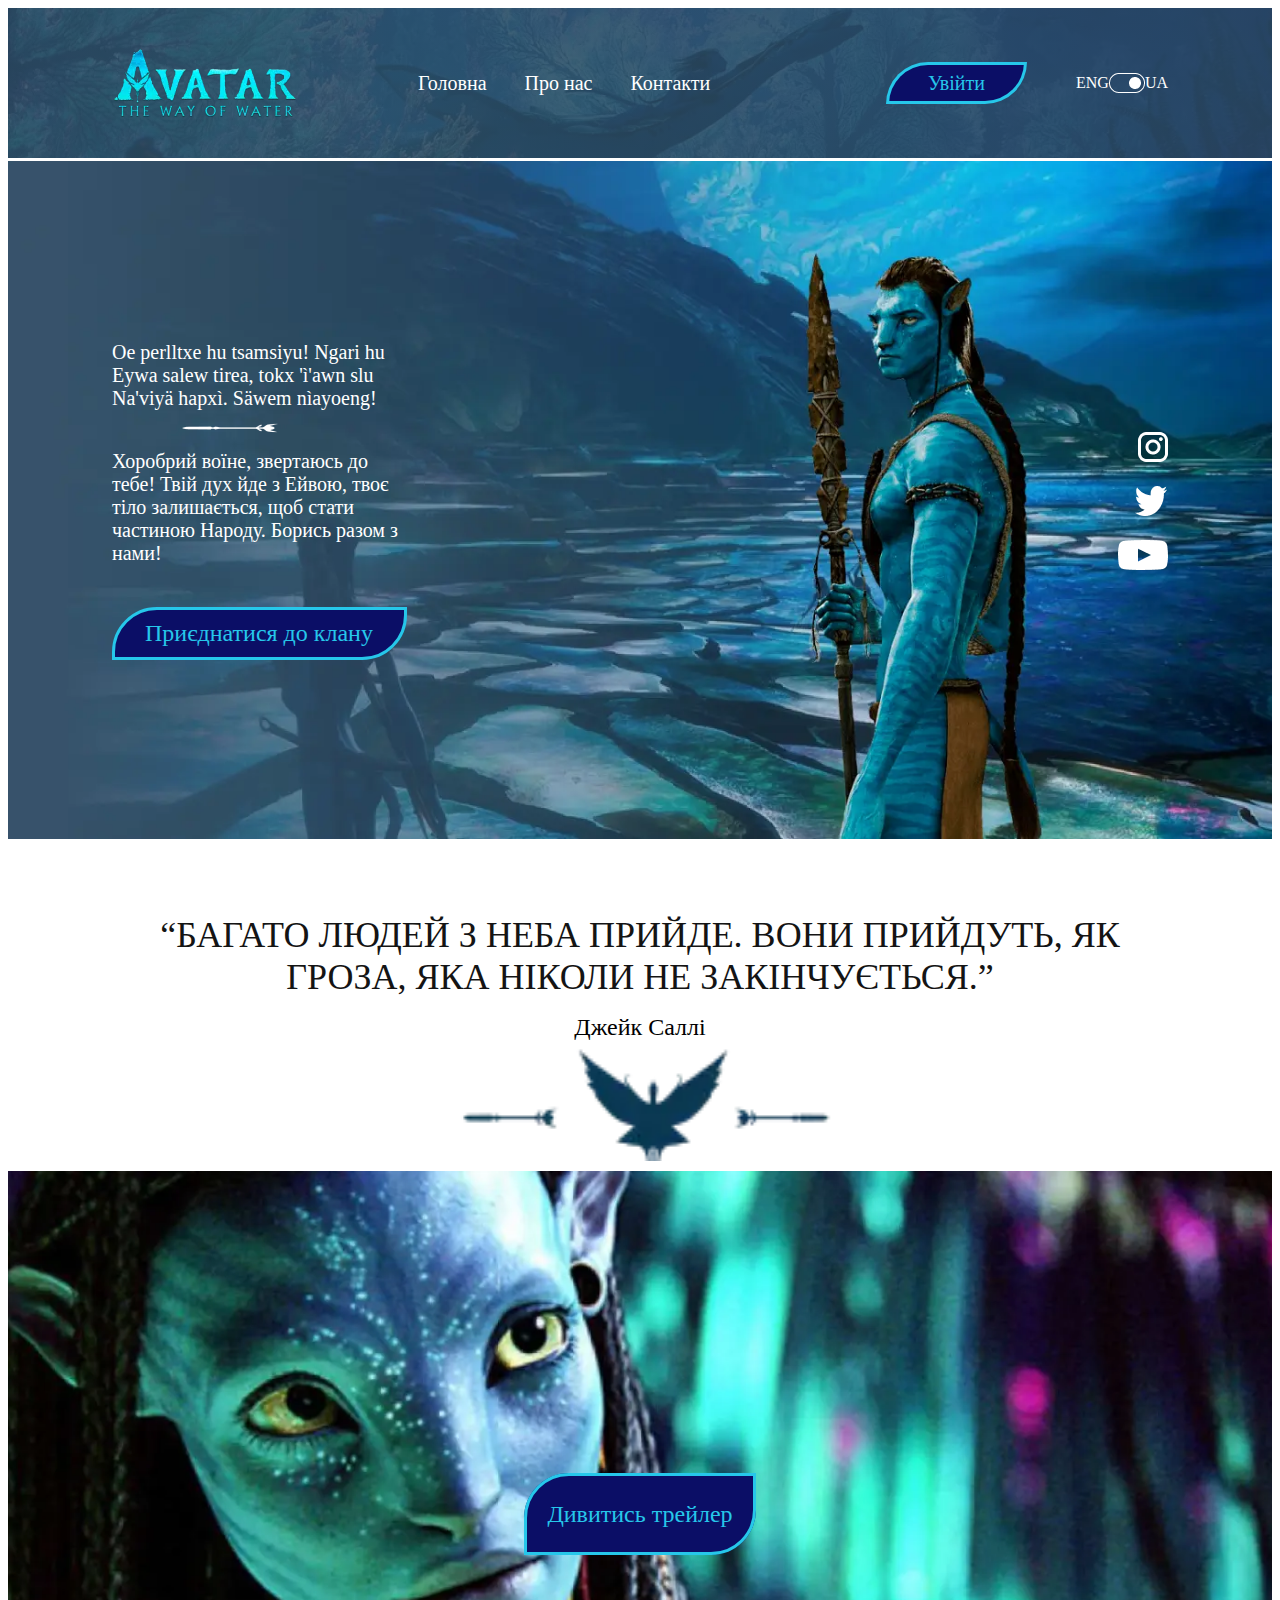
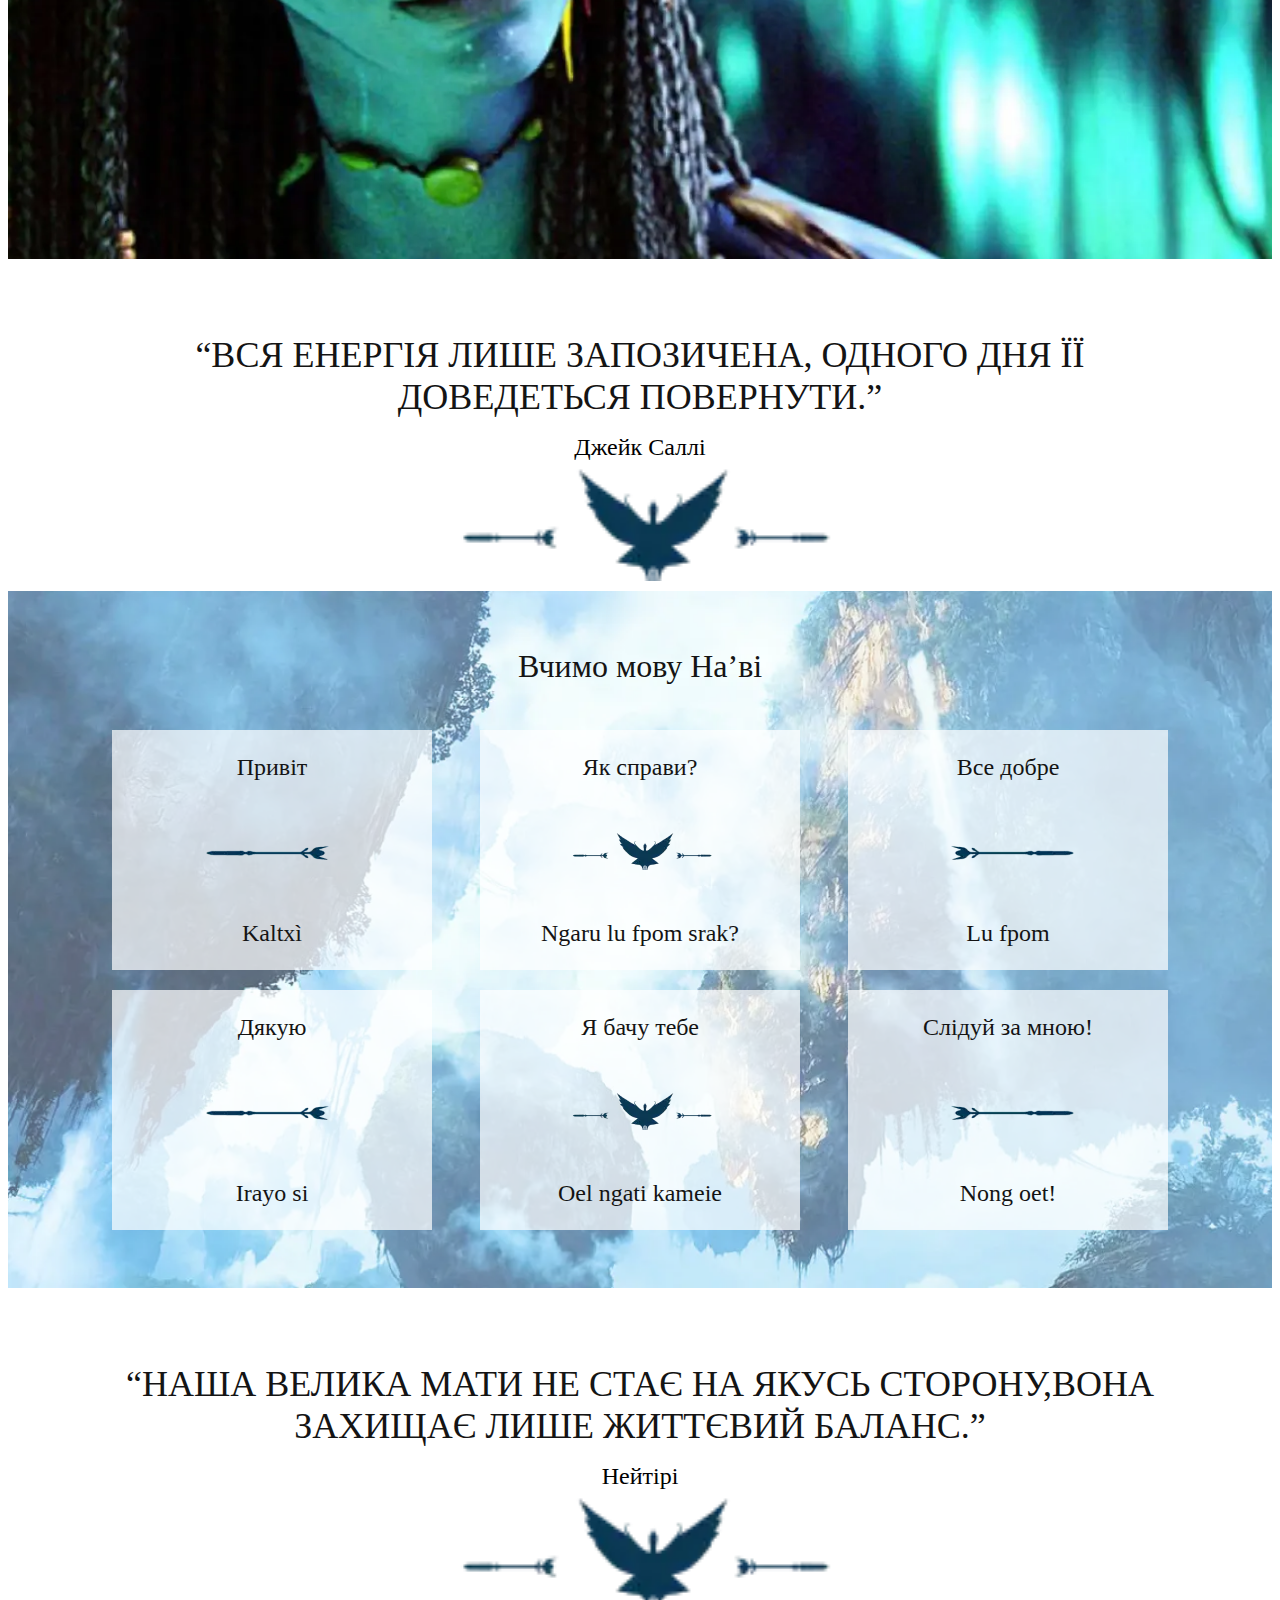
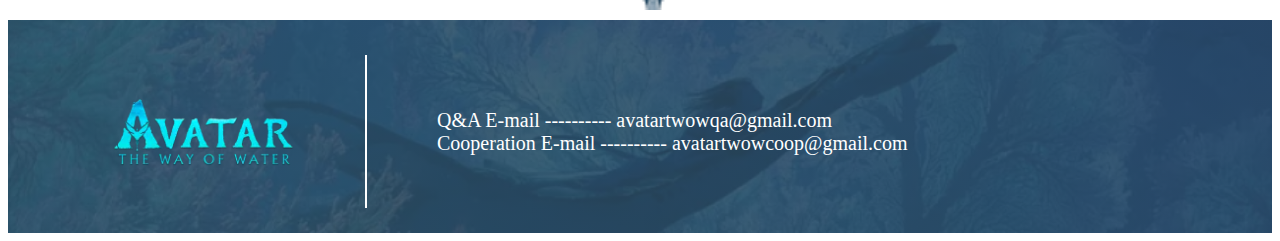
<file: index.html>
<!DOCTYPE html>
<html lang="en">
  <head>
    <meta charset="UTF-8" />
    <meta name="viewport" content="width=device-width, initial-scale=1.0" />
    <title>Document</title>
    <link rel="preconnect" href="https://fonts.googleapis.com" />
    <link rel="preconnect" href="https://fonts.gstatic.com" crossorigin />
    <link
      href="https://fonts.googleapis.com/css2?family=Headland+One&family=Inter+Tight:ital,wght@0,100..900;1,100..900&display=swap"
      rel="stylesheet"
    />
    <link
      rel="stylesheet"
      href="https://cdnjs.cloudflare.com/ajax/libs/modern-normalize/3.0.1/modern-normalize.min.css"
      integrity="sha512-q6WgHqiHlKyOqslT/lgBgodhd03Wp4BEqKeW6nNtlOY4quzyG3VoQKFrieaCeSnuVseNKRGpGeDU3qPmabCANg=="
      crossorigin="anonymous"
      referrerpolicy="no-referrer"
    />
    <link rel="stylesheet" href="./css/reset.css" />
    <link rel="stylesheet" href="./css/style.css" />
  </head>

  
  <body>
    <header class="header">
      <div class="container header-box">
        <img src="./img/avatar.webp" alt="logo" class="header-logo" />
        <ul class="header-list">
          <li class="header-item">
            <p class="header-text">Головна</p>
          </li>
          <li class="header-item">
            <p class="header-text">Про нас</p>
          </li>
          <li class="header-item">
            <p class="header-text">Контакти</p>
          </li>
        </ul>
        <button class="header-button">Увійти</button>
        <a href="./portfolio.html" class="header-link">ENG</a>
        <img src="./img/switcher.png" alt="button" class="header-btn">
        <a href="./index.html" class="header-link">UA</a>
      </div>
    </header>
    <main>
      <section class="hero">
        <div class="container">
          <div class="hero-box">
            <h1 class="hero-text">
              Oe perlltxe hu tsamsiyu! Ngari hu Eywa salew tirea, tokx 'ì'awn
              slu Na'viyä hapxì. Säwem nìayoeng!
            </h1>
            <img src="./img/rectngle.webp" alt="decorative" class="hero-img" />
            <h2 class="hero-text">
              Хоробрий воїне, звертаюсь до тебе! Твій дух йде з Ейвою, твоє тіло
              залишається, щоб стати частиною Народу. Борись разом з нами!
            </h2>
            <button class="hero-button">Приєднатися до клану</button>
          </div>
          <ul class="hero-list">
            <li class="hero-item">
              <img src="./img/inst.png" alt="inst" />
            </li>
            <li>
              <img src="./img/twitter.png" alt="twitter" />
            </li>
            <li>
              <img src="./img/youtube.png" alt="youtube" />
            </li>
          </ul>
        </div>
      </section>
      <section class="quote">
        <div class="container">
          <blockquote>
            <p class="quote-text">
              “БАГАТО ЛЮДЕЙ З НЕБА ПРИЙДЕ. ВОНИ ПРИЙДУТЬ, ЯК ГРОЗА, ЯКА НІКОЛИ
              НЕ ЗАКІНЧУЄТЬСЯ.”
            </p>
            <p class="quote-men">Джейк Саллі</p>
          </blockquote>
          <img src="./img/ctangle.webp" alt="decorative" class="quote-img" />
        </div>
      </section>
      <section class="button">
        <div class="container">
          <a href="https://uakino.me/filmy/genre-action/25-avatar.html" class="button-btn">Дивитись трейлер</a>

        </div>
      </section>
      <section class="quotes">
        <div class="container">
          <blockquote>
            <p class="quotes-text">
              “ВСЯ ЕНЕРГІЯ ЛИШЕ ЗАПОЗИЧЕНА, ОДНОГО ДНЯ ЇЇ ДОВЕДЕТЬСЯ ПОВЕРНУТИ.”
            </p>
            <cite class="quotes-men">Джейк Саллі</cite>
          </blockquote>
          <img src="./img/ctangle.webp" alt="" class="quotes-img" />
        </div>
      </section>
      <section class="translation">
        <div class="container">
          <h2 class="translation-title">Вчимо мову На’ві</h2>
          <ul class="translation-list">
            
              <li class="translation-item">
                <p class="translation-text">Привіт</p>
                <img
                  src="./img/ectangle.webp"
                  alt="decorative"
                  class="translation-img"
                />
                <p class="translation-text">Kaltxì</p>
              </li>
              <li class="translation-item">
                <p class="translation-text">Як справи?</p>
                <img
                  src="./img/ctangle.webp"
                  alt="decorative"
                  class="translation-img"
                />
                <p class="translation-text">Ngaru lu fpom srak?</p>
              </li>
              <li class="translation-item">
                <p class="translation-text">Все добре</p>
              <img
                src="./img/tangle.webp"
                alt="decorative"
                class="translation-img"
              />
                <p class="translation-text">Lu fpom</p>
              </li>
              <li class="translation-item">
                <p class="translation-text">Дякую</p>
              <img
                src="./img/ectangle.webp"
                alt="decorative"
                class="translation-img"
              />
                <p class="translation-text">Irayo si</p>
              </li>
              <li class="translation-item">
                <p class="translation-text">Я бачу тебе</p>
              <img
                src="./img/ctangle.webp"
                alt="decorative"
                class="translation-img"
              />
                <p class="translation-text">Oel ngati kameie</p>
              </li>
              <li class="translation-item">
                <p class="translation-text">Слідуй за мною!</p>
              <img
                src="./img/tangle.webp"
                alt="decorative"
                class="translation-img"/>
                <p class="translation-text">Nong oet!</p>
              </li>
          </ul>
        </div>
      </section>
      <section class="quot">
        <div class="container">
          <blockquote>
            <p class="quot-text">
              “НАША ВЕЛИКА МАТИ НЕ СТАЄ НА ЯКУСЬ СТОРОНУ,ВОНА ЗАХИЩАЄ ЛИШЕ
              ЖИТТЄВИЙ БАЛАНС.”
            </p>
            <cite class="quot-men">Нейтірі</cite>
          </blockquote>
          <img src="./img/ctangle.webp" alt="" class="quot-img" />
        </div>
      </section>
    </main>
    <footer class="footer">
      <div class="container footer-box">
        <img src="./img/avatar.webp" alt="logo" class="footer-logo" />
        <img src="./img/line.webp" alt="line" class="footer-img" />
        <ul class="footer-list">
          <li class="footer-item">
            <a href="#" class="footer-a"
              >Q&A E-mail ---------- avatartwowqa@gmail.com</a
            >
          </li>
          <li class="footer-item">
            <a href="#" class="footer-a"
              >Cooperation E-mail ---------- avatartwowcoop@gmail.com</a
            >
          </li>
        </ul>
      </div>
    </footer>
  </body>
</html>
</file>
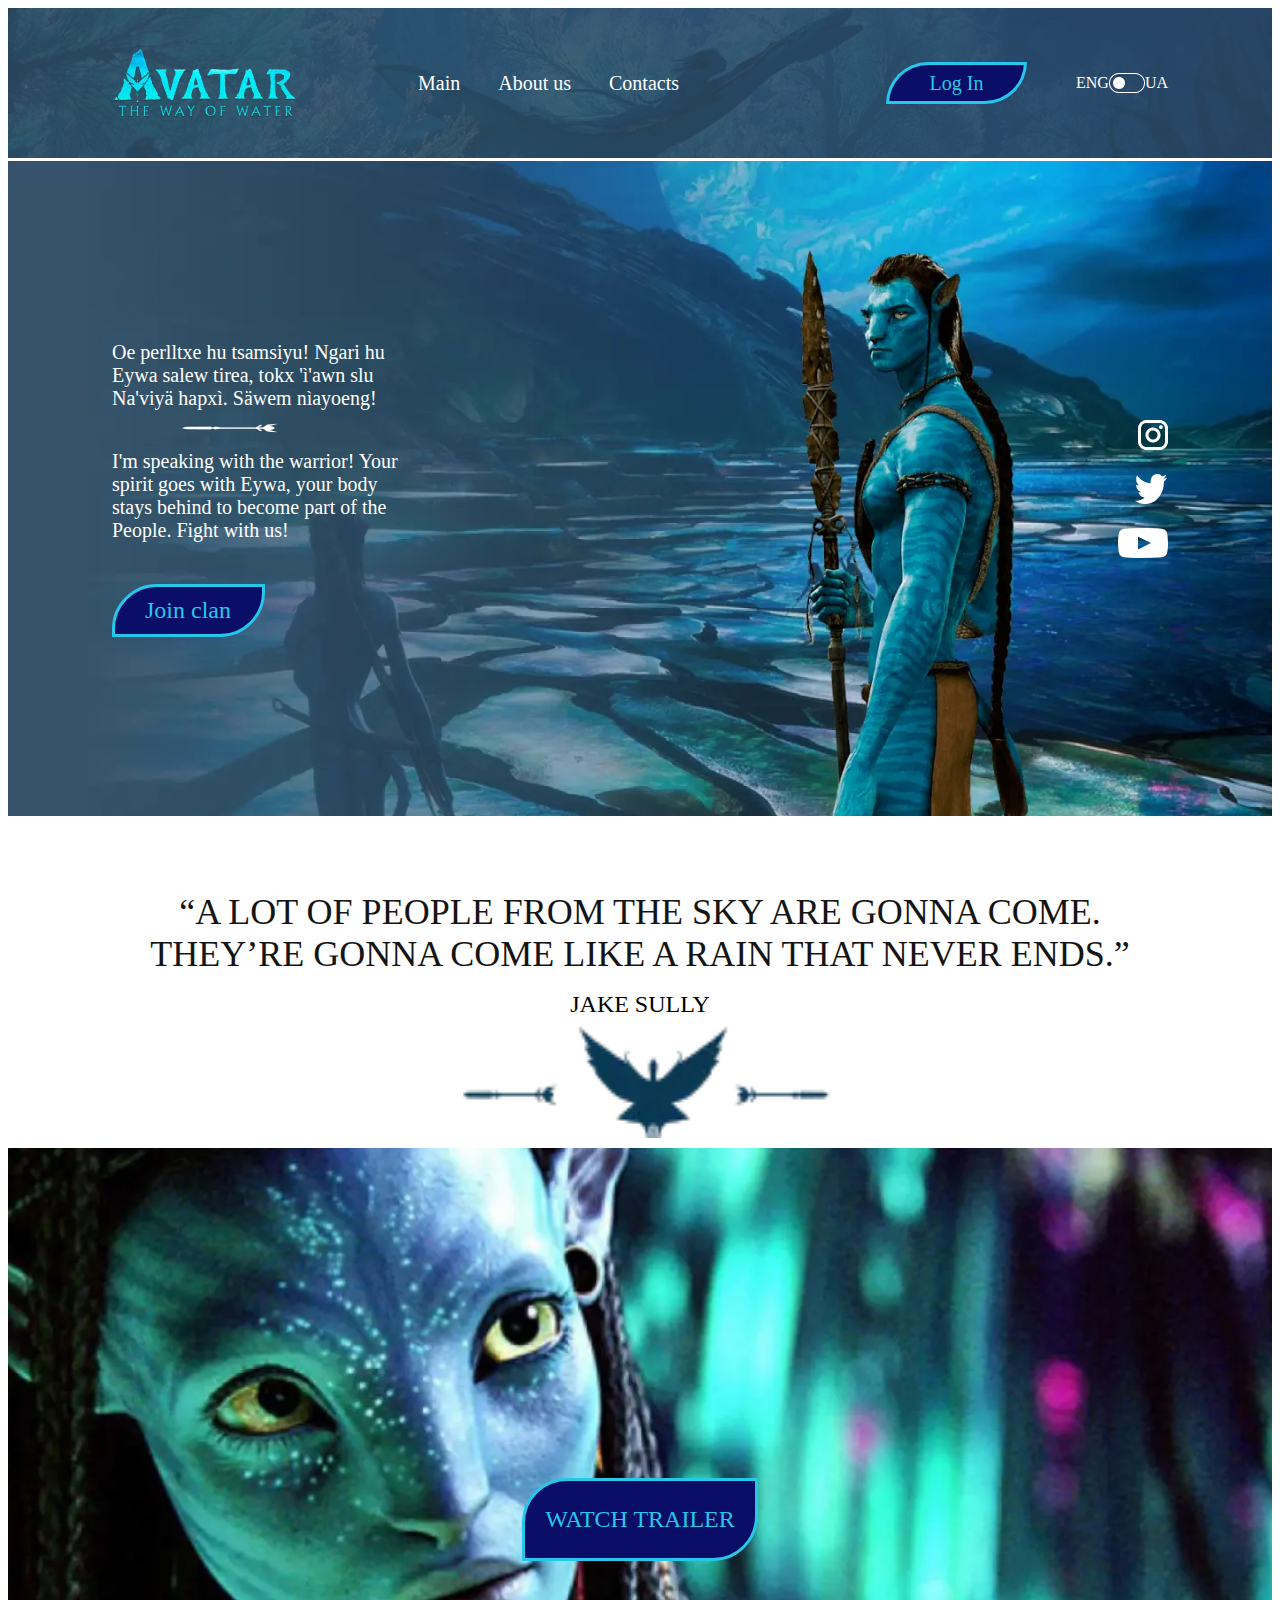
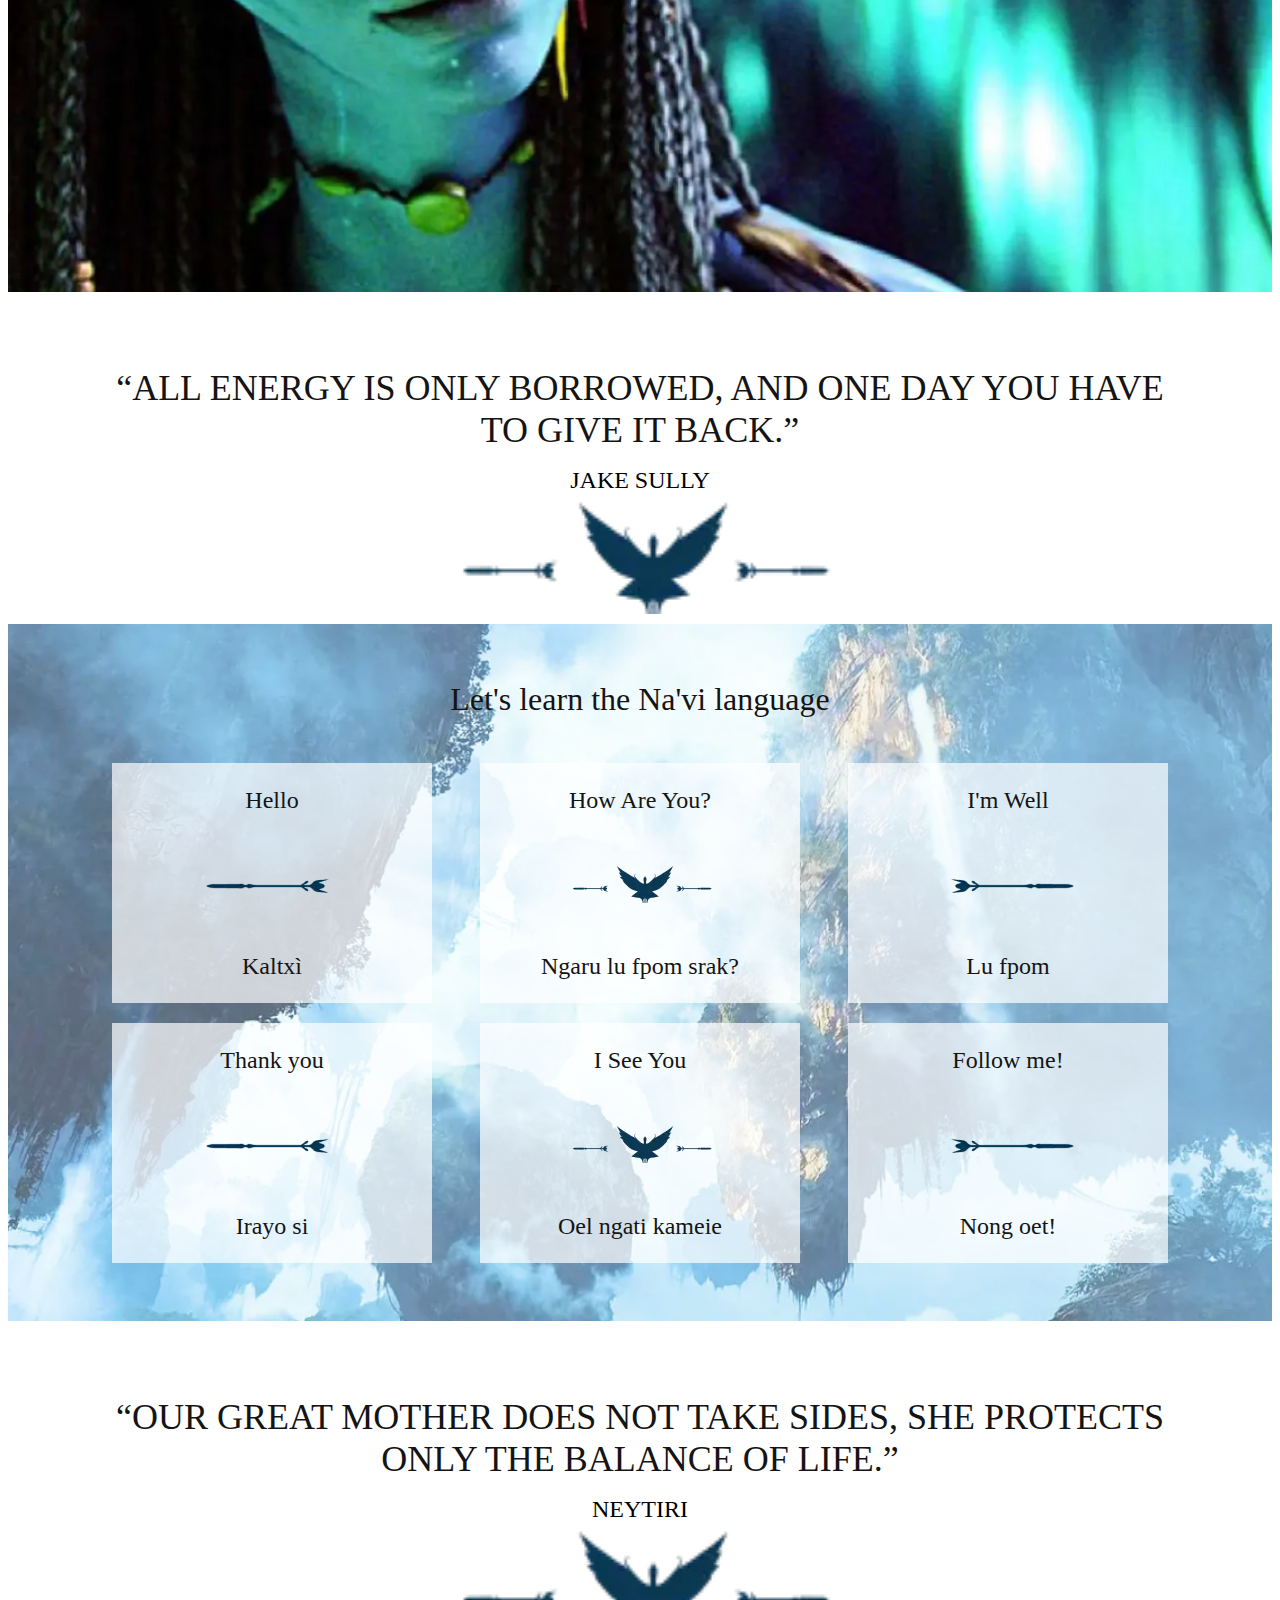
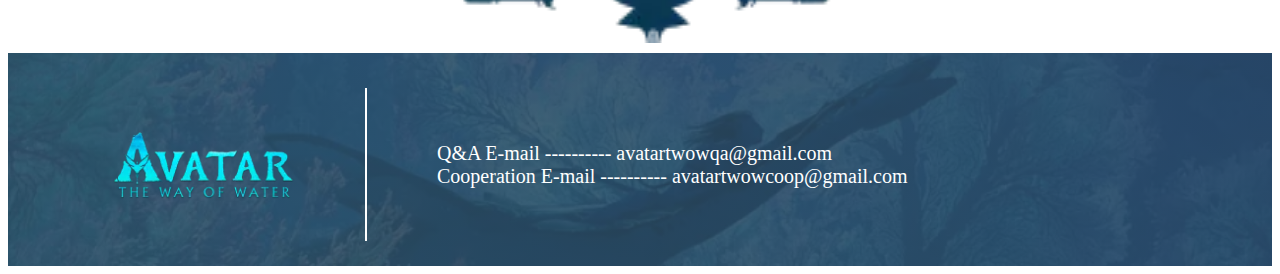
<file: portfolio.html>
<!DOCTYPE html>
<html lang="en">
  <head>
    <meta charset="UTF-8" />
    <meta name="viewport" content="width=device-width, initial-scale=1.0" />
    <title>Document</title>
    <link rel="preconnect" href="https://fonts.googleapis.com" />
    <link rel="preconnect" href="https://fonts.gstatic.com" crossorigin />
    <link
      href="https://fonts.googleapis.com/css2?family=Headland+One&family=Inter+Tight:ital,wght@0,100..900;1,100..900&display=swap"
      rel="stylesheet"
    />
    <link
      rel="stylesheet"
      href="https://cdnjs.cloudflare.com/ajax/libs/modern-normalize/3.0.1/modern-normalize.min.css"
      integrity="sha512-q6WgHqiHlKyOqslT/lgBgodhd03Wp4BEqKeW6nNtlOY4quzyG3VoQKFrieaCeSnuVseNKRGpGeDU3qPmabCANg=="
      crossorigin="anonymous"
      referrerpolicy="no-referrer"
    />
    <link rel="stylesheet" href="./css/reset.css" />
    <link rel="stylesheet" href="./css/main.css" />
  </head>

  <body>
    <header class="header">
      <div class="container header-box">
        <img src="./img/avatar.webp" alt="logo" class="header-logo" />
        <ul class="header-list">
          <li class="header-item">
            <p class="header-text">Main</p>
          </li>
          <li class="header-item">
            <p class="header-text">About us</p>
          </li>
          <li class="header-item">
            <p class="header-text">Contacts</p>
          </li>
        </ul>
        <button class="header-button">Log In</button>
        <a href="./avatar.html" class="header-link">ENG</a>
        <img src="./img/button.png" alt="button" class="header-btn">
        <a href="./index.html" class="header-link">UA</a>
      </div>
    </header>
    <main>
      <section class="hero">
        <div class="container">
          <div class="hero-box">
            <h1 class="hero-text">
              Oe perlltxe hu tsamsiyu! Ngari hu Eywa salew tirea, tokx 'ì'awn
              slu Na'viyä hapxì. Säwem nìayoeng!
            </h1>
            <img src="../img/rectngle.webp" alt="decorative" class="hero-img" />

            <h2 class="hero-text">
              I'm speaking with the warrior! Your spirit goes with Eywa, your
              body stays behind to become part of the People. Fight with us!
            </h2>
            <button class="hero-button">Join clan</button>
          </div>
          <ul class="hero-list">
            <li class="hero-item">
              <img src="../img/inst.png" alt="inst" class="hero-icon"/>
            </li>
            <li>
              <img src="../img/twitter.png" alt="twitter" class="hero-icon"/>
            </li>
            <li>
            <img src="../img/youtube.png" alt="youtube" class="hero-icon"/>
            </li>
          </ul>
        </div>
      </section>
      <section class="quote">
        <div class="container">
          <blockquote>
            <p class="quote-text">
              “A LOT OF PEOPLE FROM THE SKY ARE GONNA COME. THEY’RE GONNA COME
              LIKE A RAIN THAT NEVER ENDS.”
            </p>
            <p class="quote-men">JAKE SULLY</p>
          </blockquote>
          <img src="../img/ctangle.webp" alt="" class="quote-img" />
        </div>
      </section>
      <section class="button">
        <div class="container">
          <button class="button-btn">WATCH TRAILER</button>
        </div>
      </section>
      <section class="quotes">
        <div class="container">
          <blockquote>
            <p class="quotes-text">
              “ALL ENERGY IS ONLY BORROWED, AND ONE DAY YOU HAVE TO GIVE IT
              BACK.”
            </p>
            <cite class="quotes-men">JAKE SULLY</cite>
          </blockquote>
          <img src="../img/ctangle.webp" alt="" class="quotes-img" />
        </div>
      </section>
      <section class="translation">
        <div class="container">
          <h2 class="translation-title">Let's learn the Na'vi language</h2>
          <ul class="translation-list">
            
            <li class="translation-item">
              <p class="translation-text">Hello</p>
              <img
                src="../img/ectangle.webp"
                alt="decorative"
                class="translation-img"
              />
              <p class="translation-text">Kaltxì</p>
            </li>
            <li class="translation-item">
              <p class="translation-text">How Are You?</p>
              <img
                src="../img/ctangle.webp"
                alt="decorative"
                class="translation-img"
              />
              <p class="translation-text">Ngaru lu fpom srak?</p>
            </li>
            <li class="translation-item">
              <p class="translation-text">I'm Well</p>
            <img
              src="../img/tangle.webp"
              alt="decorative"
              class="translation-img"
            />
              <p class="translation-text">Lu fpom</p>
            </li>
            <li class="translation-item">
              <p class="translation-text">Thank you</p>
            <img
              src="../img/ectangle.webp"
              alt="decorative"
              class="translation-img"
            />
              <p class="translation-text">Irayo si</p>
            </li>
            <li class="translation-item">
              <p class="translation-text">I See You</p>
            <img
              src="../img/ctangle.webp"
              alt="decorative"
              class="translation-img"
            />
              <p class="translation-text">Oel ngati kameie</p>
            </li>
            <li class="translation-item">
              <p class="translation-text">Follow me!</p>
            <img
              src="../img/tangle.webp"
              alt="decorative"
              class="translation-img"/>
              <p class="translation-text">Nong oet!</p>
            </li>
        </ul>
        </div>
      </section>
      <section class="quot">
        <div class="container">
          <blockquote>
            <p class="quot-text">
              “OUR GREAT MOTHER DOES NOT TAKE SIDES, SHE PROTECTS ONLY THE
              BALANCE OF LIFE.”
            </p>
            <cite class="quot-men">NEYTIRI</cite>
          </blockquote>
          <img src="./img/ctangle.webp" alt="" class="quot-img" />
        </div>
      </section>
    </main>
    <footer class="footer">
      <div class="container footer-box">
        <img src="../img/avatar.webp" alt="logo" class="footer-logo" />
        <img src="../img/line.webp" alt="line" class="footer-img" />
        <ul class="footer-list">
          <li class="footer-item">
            <a href="#" class="footer-a"
              >Q&A E-mail ---------- avatartwowqa@gmail.com</a
            >
          </li>
          <li class="footer-item">
            <a href="#" class="footer-a"
              >Cooperation E-mail ---------- avatartwowcoop@gmail.com</a
            >
          </li>
        </ul>
      </div>
    </footer>
  </body>
</html>
</file>
<file: css/style.css>
:root{
--background-button: #0B0E66;
--border_text-button: #26C7EA;
--one-text: #94CFFF;
--color: #FFF;
--quete-color: #0A3853;
--quote-men: #000;
--h: #0B0E66;
}
body{
font-family: Inter;
}
.container{
width: 1056px;
margin-left: auto;
margin-right: auto;
padding-left: 12px;
padding-right: 12px;

}



.header{
padding-top: 39px;
padding-bottom: 39px;
border-bottom: 3px solid #FFF;
background: rgba(43, 74, 97, 0.87);
background-image: linear-gradient( rgba(43, 74, 97, 0.87),  rgba(43, 74, 97, 0.87)), url(../img/heder.webp);
background-size: cover;
background-repeat: no-repeat;
background-position: center;
}
.header-box{
display: flex;
align-items: center;
}
.header-logo{
width: 186px;
height: 72px;
flex-shrink: 0;
margin-right: 120px;
}
.header-list{
    display: flex;
    gap: 38px;
}
.header-text{
color: var(--color);
text-align: center;
font-size: 20px;
font-style: normal;
font-weight: 300;
line-height: normal;
}
.header-item:hover{
color: var(--one-text);
text-align: center;
font-size: 20px;
font-weight: 600;
line-height: 1.2px;
}

.header-link{
color: #FFF;
text-align: center;
font-family: "Hammersmith One";
font-size: 16px;
font-style: normal;
font-weight: 400;
line-height: normal;
}
.header-button{
color: var(--border_text-button);
text-align: justify;
font-family: HeadlandOne;
font-size: 20px;
font-weight: 400;
line-height: normal;
display: flex;
justify-content: center;
align-items: center;
border-radius: 45px 0px;
border: 3px solid var(--border_text-button);
background: var(--h);

width: 141px;
height: 41.694px;
flex-shrink: 0;;
margin-left: auto;
margin-right: 49px;
}







.hero{
padding-top: 180px;
padding-bottom: 179px;
background-image: url(../img/group.webp);
background-repeat: no-repeat;
background-position: center;
background-size: cover;
}
.hero > .container{
    display: flex;
    justify-content: space-between;
    align-items: center;

}
.hero-text{
color: var(--color);
font-size: 20px;
font-style: normal;
font-weight: 400;
line-height: normal;
width: 298px;

flex-shrink: 0;
}
.hero-img{
width: 152px;
height: 40px;
margin-left: 50px;
}
.hero-button{
padding-left: 30px;
padding-top: 10px;
padding-bottom: 10px;
padding-right: 31px;
border-radius: 45px 0px;
border: 3px solid var(--border_text-button);
background: var(--h);
color: var(--border_text-button);
text-align: center;
font-family: HeadlandOne;
font-size: 24px;
font-style: normal;
font-weight: 400;
line-height: normal;
margin-top: 42px;
}
.hero-list{
display: flex;
flex-direction: column;
gap: 24px;
align-items: flex-end;
}
.hero-icon:hover{
    color: tomato;
}
.quote{
padding-top: 75px;
padding-bottom: 10px;
text-align: center;
}
.quote-text{
color: #141414;
 text-align: center;
font-family: Inter;
font-size: 36px;
font-style: normal;
font-weight: 400;
line-height: normal;
margin-bottom: 16px;
}
.quote-img{
width: 400px;
height: 120px;
margin: 0 auto;
}
.quote-men{
color: #000;
text-align: center;
font-family: Inter;
font-size: 24px;
font-style: normal;
font-weight: 400;
line-height: normal;
}







.button{
padding-top: 330px;
padding-bottom: 331px;
background-image: url(../img/rectangle.webp);
background-repeat: no-repeat;
background-position: center;
background-size: cover;
text-align: center;
}
.button-btn{
color: var(--border_text-button);
text-align: justify;
font-family: HeadlandOne;
font-size: 24px;
font-style: normal;
font-weight: 400;
line-height: normal;
border-radius: 45px 0px;
border: 3px solid var(--border_text-button);
background: var(--h);
padding: 25px 20px;
}










.quotes{
padding-top: 75px;
padding-bottom: 10px;
text-align: center;
}
.quotes-text{
    color: #141414;
text-align: center;
font-family: Inter;
font-size: 36px;
font-style: normal;
font-weight: 400;
line-height: normal;
margin-bottom: 16px;
}
.quotes-img{
width: 400px;
height: 120px;
margin: 0 auto;
}
.quotes-men{
    color: #000;
    text-align: center;
    font-family: Inter;
    font-size: 24px;
    font-style: normal;
    font-weight: 400;
    line-height: normal;
    }
    











.translation{
padding-top: 57px;
padding-bottom: 58px;
background-image: url(../img/angle.webp);
background-repeat: no-repeat;
background-size: cover;
}
.translation-title{
color: #141414;
text-align: justify;
font-family: HeadlandOne;
font-size: 32px;
font-style: normal;
font-weight: 400;
line-height: normal;
text-align: center;
margin-bottom: 45px;
}
.translation-list{
    display: flex;
    flex-wrap: wrap;
    gap: 20px;
    justify-content: space-between;
}
.translation-item{
width: 320px;
height: 240px;
background: rgba(255, 255, 255, 0.70);
display: flex;
flex-direction: column;
justify-content: space-around;
align-items: center;
}
.translation-text{
    color: #141414;
text-align: justify;
font-family: HeadlandOne;
font-size: 24px;
font-style: normal;
font-weight: 400;
line-height: 24px; /* 100% */
display: inline-block;
}
.translation-img{
width: 152px;
height: 40px;
}
.quot{
padding-top: 75px;
padding-bottom: 10px;
text-align: center;
}
.quot-text{
color: #141414;
 text-align: center;
font-family: Inter;
font-size: 36px;
font-style: normal;
font-weight: 400;
line-height: normal;
margin-bottom: 16px;
}
.quot-img{
width: 400px;
height: 120px;
margin: 0 auto;
}
.quot-men{
    color: #000;
    text-align: center;
    font-family: Inter;
    font-size: 24px;
    font-style: normal;
    font-weight: 400;
    line-height: normal;
    }
    








.footer{
padding-top: 35px;
padding-bottom: 25px;
background-image: linear-gradient( rgba(43, 74, 97, 0.87),  rgba(43, 74, 97, 0.87)), url(../img/heder.webp);
background-size: cover;
background-repeat: no-repeat;
background-position: center;
}
.footer-box{
    display: flex;
    align-items: center;
    gap: 70px;
}
.footer-logo{
width: 183px;
height: 70px;
}
.footer-img{
width: 2px;
height: 153px;
}
.footer-a{
color: var(--color);
text-align: justify;
font-size: 20px;
font-style: normal;
font-weight: 400;
line-height: normal;
}
</file>
<file: css/main.css>
:root{
    --background-button: #0B0E66;
    --border_text-button: #26C7EA;
    --one-text: #94CFFF;
    --color: #FFF;
    --quete-color: #0A3853;
    --quote-men: #000;
    --h: #0B0E66;
    }
    body{
    font-family: Inter;
    }
    .container{
    width: 1056px;
    margin-left: auto;
    margin-right: auto;
    padding-left: 12px;
    padding-right: 12px;
    
    }
    
    
    
    .header{
    padding-top: 39px;
    padding-bottom: 39px;
    border-bottom: 3px solid #FFF;
    background: rgba(43, 74, 97, 0.87);
    background-image: linear-gradient( rgba(43, 74, 97, 0.87),  rgba(43, 74, 97, 0.87)), url(../img/heder.webp);
    background-size: cover;
    background-repeat: no-repeat;
    background-position: center;
    }
    .header-box{
    display: flex;
    align-items: center;
    }
    .header-logo{
    width: 186px;
    height: 72px;
    flex-shrink: 0;
    margin-right: 120px;
    }
    .header-list{
        display: flex;
        gap: 38px;
    }
    .header-text{
    color: var(--color);
    text-align: center;
    font-size: 20px;
    font-style: normal;
    font-weight: 300;
    line-height: normal;
    }
    .header-item:hover{
    color: var(--one-text);
    text-align: center;
    font-size: 20px;
    font-weight: 600;
    line-height: 1.2px;
    }
    
    .header-link{
    color: #FFF;
    text-align: center;
    font-family: "Hammersmith One";
    font-size: 16px;
    font-style: normal;
    font-weight: 400;
    line-height: normal;
    }
    .header-button{
    color: var(--border_text-button);
    text-align: justify;
    font-family: HeadlandOne;
    font-size: 20px;
    font-weight: 400;
    line-height: normal;
    display: flex;
    justify-content: center;
    align-items: center;
    border-radius: 45px 0px;
    border: 3px solid var(--border_text-button);
    background: var(--h);
    
    width: 141px;
    height: 41.694px;
    flex-shrink: 0;;
    margin-left: auto;
    margin-right: 49px;
    }
    
    
    
    
    
    
    
    .hero{
    padding-top: 180px;
    padding-bottom: 179px;
    background-image: url(../img/group.webp);
    background-repeat: no-repeat;
    background-position: center;
    background-size: cover;
    }
    .hero > .container{
        display: flex;
        justify-content: space-between;
        align-items: center;
    
    }
    .hero-text{
    color: var(--color);
    font-size: 20px;
    font-style: normal;
    font-weight: 400;
    line-height: normal;
    width: 298px;
    
    flex-shrink: 0;
    }
    .hero-img{
    width: 152px;
    height: 40px;
    margin-left: 50px;
    }
    .hero-button{
    padding-left: 30px;
    padding-top: 10px;
    padding-bottom: 10px;
    padding-right: 31px;
    border-radius: 45px 0px;
    border: 3px solid var(--border_text-button);
    background: var(--h);
    color: var(--border_text-button);
    text-align: center;
    font-family: HeadlandOne;
    font-size: 24px;
    font-style: normal;
    font-weight: 400;
    line-height: normal;
    margin-top: 42px;
    }
    .hero-list{
    display: flex;
    flex-direction: column;
    gap: 24px;
    align-items: flex-end;
    }
    .hero-icon:hover{
        color: tomato;
    }
    .quote{
    padding-top: 75px;
    padding-bottom: 10px;
    text-align: center;
    }
    .quote-text{
    color: #141414;
     text-align: center;
    font-family: Inter;
    font-size: 36px;
    font-style: normal;
    font-weight: 400;
    line-height: normal;
    margin-bottom: 16px;
    }
    .quote-img{
    width: 400px;
    height: 120px;
    margin: 0 auto;
    }
    .quote-men{
    color: #000;
    text-align: center;
    font-family: Inter;
    font-size: 24px;
    font-style: normal;
    font-weight: 400;
    line-height: normal;
    }
    
    
    
    
    
    
    
    .button{
    padding-top: 330px;
    padding-bottom: 331px;
    background-image: url(../img/rectangle.webp);
    background-repeat: no-repeat;
    background-position: center;
    background-size: cover;
    text-align: center;
    }
    .button-btn{
    color: var(--border_text-button);
    text-align: justify;
    font-family: HeadlandOne;
    font-size: 24px;
    font-style: normal;
    font-weight: 400;
    line-height: normal;
    border-radius: 45px 0px;
    border: 3px solid var(--border_text-button);
    background: var(--h);
    padding: 25px 20px;
    }
    
    
    
    
    
    
    
    
    
    
    .quotes{
    padding-top: 75px;
    padding-bottom: 10px;
    text-align: center;
    }
    .quotes-text{
        color: #141414;
    text-align: center;
    font-family: Inter;
    font-size: 36px;
    font-style: normal;
    font-weight: 400;
    line-height: normal;
    margin-bottom: 16px;
    }
    .quotes-img{
    width: 400px;
    height: 120px;
    margin: 0 auto;
    }
    .quotes-men{
        color: #000;
        text-align: center;
        font-family: Inter;
        font-size: 24px;
        font-style: normal;
        font-weight: 400;
        line-height: normal;
        }
        
    
    
    
    
    
    
    
    
    
    
    
    .translation{
    padding-top: 57px;
    padding-bottom: 58px;
    background-image: url(../img/angle.webp);
    background-repeat: no-repeat;
    background-size: cover;
    }
    .translation-title{
    color: #141414;
    text-align: justify;
    font-family: HeadlandOne;
    font-size: 32px;
    font-style: normal;
    font-weight: 400;
    line-height: normal;
    text-align: center;
    margin-bottom: 45px;
    }
    .translation-list{
        display: flex;
        flex-wrap: wrap;
        gap: 20px;
        justify-content: space-between;
    }
    .translation-item{
    width: 320px;
    height: 240px;
    background: rgba(255, 255, 255, 0.70);
    display: flex;
    flex-direction: column;
    justify-content: space-around;
    align-items: center;
    }
    .translation-text{
        color: #141414;
    text-align: justify;
    font-family: HeadlandOne;
    font-size: 24px;
    font-style: normal;
    font-weight: 400;
    line-height: 24px; /* 100% */
    display: inline-block;
    }
    .translation-img{
    width: 152px;
    height: 40px;
    }
    .quot{
    padding-top: 75px;
    padding-bottom: 10px;
    text-align: center;
    }
    .quot-text{
    color: #141414;
     text-align: center;
    font-family: Inter;
    font-size: 36px;
    font-style: normal;
    font-weight: 400;
    line-height: normal;
    margin-bottom: 16px;
    }
    .quot-img{
    width: 400px;
    height: 120px;
    margin: 0 auto;
    }
    .quot-men{
        color: #000;
        text-align: center;
        font-family: Inter;
        font-size: 24px;
        font-style: normal;
        font-weight: 400;
        line-height: normal;
        }
        
    
    
    
    
    
    
    
    
    .footer{
    padding-top: 35px;
    padding-bottom: 25px;
    background-image: linear-gradient( rgba(43, 74, 97, 0.87),  rgba(43, 74, 97, 0.87)), url(../img/heder.webp);
    background-size: cover;
    background-repeat: no-repeat;
    background-position: center;
    }
    .footer-box{
        display: flex;
        align-items: center;
        gap: 70px;
    }
    .footer-logo{
    width: 183px;
    height: 70px;
    }
    .footer-img{
    width: 2px;
    height: 153px;
    }
    .footer-a{
    color: var(--color);
    text-align: justify;
    font-size: 20px;
    font-style: normal;
    font-weight: 400;
    line-height: normal;
    }
</file>
